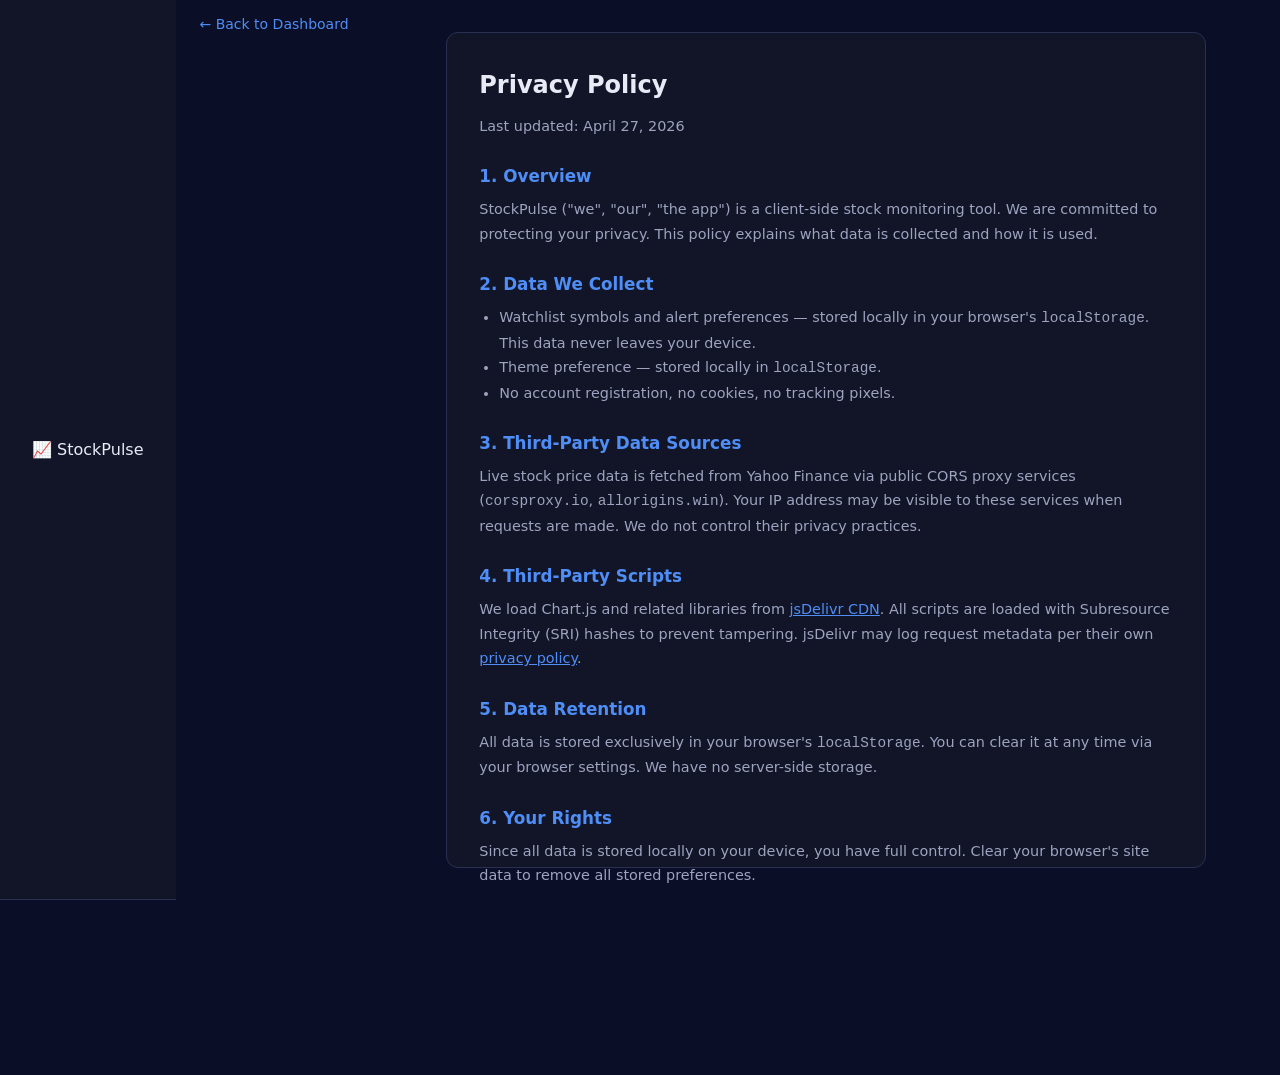
<file: privacy.html>
<!DOCTYPE html>
<html lang="en" data-theme="dark">
<head>
  <meta charset="UTF-8" />
  <meta name="viewport" content="width=device-width, initial-scale=1.0" />
  <title>Privacy Policy – StockPulse</title>
  <link rel="stylesheet" href="styles.css" />
  <style>
    .privacy-content {
      max-width: 760px;
      margin: 2rem auto;
      padding: 2rem;
      background: var(--bg2);
      border: 1px solid var(--border);
      border-radius: var(--radius);
      line-height: 1.7;
      color: var(--text);
    }
    .privacy-content h1 { font-size: 1.5rem; margin-bottom: 0.5rem; }
    .privacy-content h2 { font-size: 1.05rem; margin: 1.5rem 0 0.4rem; color: var(--accent); }
    .privacy-content p, .privacy-content li { font-size: 0.9rem; color: var(--text2); }
    .privacy-content ul { padding-left: 1.25rem; }
    .privacy-content a { color: var(--accent); }
    .back-link { display: inline-block; margin: 1rem 1.5rem; color: var(--accent); font-size: 0.875rem; text-decoration: none; }
    .back-link:hover { text-decoration: underline; }
  </style>
</head>
<body>
  <header class="header">
    <div class="header-left">
      <span class="logo">📈 StockPulse</span>
    </div>
  </header>

  <a href="/" class="back-link">← Back to Dashboard</a>

  <div class="privacy-content">
    <h1>Privacy Policy</h1>
    <p>Last updated: April 27, 2026</p>

    <h2>1. Overview</h2>
    <p>StockPulse ("we", "our", "the app") is a client-side stock monitoring tool. We are committed to protecting your privacy. This policy explains what data is collected and how it is used.</p>

    <h2>2. Data We Collect</h2>
    <ul>
      <li>Watchlist symbols and alert preferences — stored locally in your browser's <code>localStorage</code>. This data never leaves your device.</li>
      <li>Theme preference — stored locally in <code>localStorage</code>.</li>
      <li>No account registration, no cookies, no tracking pixels.</li>
    </ul>

    <h2>3. Third-Party Data Sources</h2>
    <p>Live stock price data is fetched from Yahoo Finance via public CORS proxy services (<code>corsproxy.io</code>, <code>allorigins.win</code>). Your IP address may be visible to these services when requests are made. We do not control their privacy practices.</p>

    <h2>4. Third-Party Scripts</h2>
    <p>We load Chart.js and related libraries from <a href="https://www.jsdelivr.com" target="_blank" rel="noopener noreferrer">jsDelivr CDN</a>. All scripts are loaded with Subresource Integrity (SRI) hashes to prevent tampering. jsDelivr may log request metadata per their own <a href="https://www.jsdelivr.com/privacy-policy-jsdelivr-net" target="_blank" rel="noopener noreferrer">privacy policy</a>.</p>

    <h2>5. Data Retention</h2>
    <p>All data is stored exclusively in your browser's <code>localStorage</code>. You can clear it at any time via your browser settings. We have no server-side storage.</p>

    <h2>6. Your Rights</h2>
    <p>Since all data is stored locally on your device, you have full control. Clear your browser's site data to remove all stored preferences.</p>

    <h2>7. Changes to This Policy</h2>
    <p>We may update this policy. The "last updated" date at the top will reflect any changes.</p>

    <h2>8. Contact</h2>
    <p>This is an open-source demonstration project. For questions, open an issue on the project repository.</p>
  </div>

  <footer class="site-footer">
    <span>© 2026 StockPulse. Data is for informational purposes only — not financial advice.</span>
    <a href="/privacy.html">Privacy Policy</a>
  </footer>
</body>
</html>
</file>
<file: styles.css>
/* ===== CSS Variables ===== */
:root {
  --bg: #0a0e27;
  --bg2: #111527;
  --bg3: #1a1f3a;
  --border: #2a3050;
  --text: #e8eaf6;
  --text2: #9ea3c0;
  --accent: #4f8ef7;
  --accent-light: #6ba3ff;
  --green: #26c281;
  --red: #e74c3c;
  --yellow: #f39c12;
  --shadow: 0 4px 24px rgba(0,0,0,0.4);
  --radius: 12px;
  --radius-sm: 8px;
  --sidebar-width: 200px;
}

[data-theme="light"] {
  --bg: #f0f2f8;
  --bg2: #ffffff;
  --bg3: #e8eaf6;
  --border: #d0d4e8;
  --text: #1a1d27;
  --text2: #5a5f7a;
  --shadow: 0 4px 24px rgba(0,0,0,0.1);
}

/* ===== Reset ===== */
*, *::before, *::after { box-sizing: border-box; margin: 0; padding: 0; }

html, body {
  width: 100%;
  height: 100%;
  overflow: hidden;
}

body {
  font-family: 'Segoe UI', system-ui, sans-serif;
  background: var(--bg);
  color: var(--text);
  transition: background 0.3s, color 0.3s;
  display: flex;
}

/* ===== Sidebar ===== */
.sidebar {
  width: var(--sidebar-width);
  background: var(--bg2);
  border-right: 1px solid var(--border);
  display: flex;
  flex-direction: column;
  position: fixed;
  left: 0;
  top: 0;
  height: 100vh;
  z-index: 200;
  overflow-y: auto;
}

.sidebar-header {
  padding: 1.5rem 1rem;
  border-bottom: 1px solid var(--border);
  flex-shrink: 0;
}

.sidebar-logo {
  display: flex;
  align-items: center;
  gap: 0.75rem;
  cursor: pointer;
}

.logo-icon {
  font-size: 1.5rem;
}

.logo-text {
  display: flex;
  flex-direction: column;
  gap: 2px;
}

.logo-main {
  font-size: 0.95rem;
  font-weight: 700;
  color: var(--text);
}

.logo-sub {
  font-size: 0.65rem;
  color: var(--text2);
  font-weight: 500;
}

.sidebar-menu {
  flex: 1;
  padding: 1rem 0;
  overflow-y: auto;
  display: flex;
  flex-direction: column;
  gap: 0.25rem;
}

.menu-item {
  background: none;
  border: none;
  color: var(--text2);
  padding: 0.85rem 1rem;
  cursor: pointer;
  display: flex;
  align-items: center;
  gap: 0.75rem;
  font-size: 0.875rem;
  font-weight: 500;
  transition: all 0.2s;
  text-align: left;
  margin: 0 0.5rem;
  border-radius: var(--radius-sm);
}

.menu-item:hover {
  background: var(--bg3);
  color: var(--text);
}

.menu-item.active {
  background: rgba(79, 142, 247, 0.15);
  color: var(--accent);
  border-left: 3px solid var(--accent);
  padding-left: calc(1rem - 3px);
}

.menu-icon {
  font-size: 1.1rem;
  min-width: 1.5rem;
}

.menu-label {
  flex: 1;
}

.sidebar-footer {
  padding: 1rem;
  border-top: 1px solid var(--border);
  flex-shrink: 0;
}

.user-info {
  display: flex;
  align-items: center;
  gap: 0.75rem;
  padding: 0.75rem;
  background: var(--bg3);
  border-radius: var(--radius-sm);
  margin-bottom: 0.75rem;
}

.user-avatar {
  width: 32px;
  height: 32px;
  border-radius: 50%;
  background: var(--accent);
  color: #fff;
  display: flex;
  align-items: center;
  justify-content: center;
  font-weight: 700;
  font-size: 0.875rem;
  flex-shrink: 0;
}

.user-details {
  flex: 1;
}

.user-name {
  font-size: 0.875rem;
  font-weight: 600;
  color: var(--text);
}

.user-status {
  font-size: 0.7rem;
  color: var(--text2);
}

.user-badges {
  display: flex;
  gap: 0.5rem;
  justify-content: center;
}

.badge-item {
  font-size: 1rem;
  cursor: pointer;
  transition: transform 0.2s;
}

.badge-item:hover {
  transform: scale(1.1);
}

/* ===== Main Wrapper ===== */
.main-wrapper {
  flex: 1;
  margin-left: var(--sidebar-width);
  display: flex;
  flex-direction: column;
  height: 100vh;
  width: calc(100% - var(--sidebar-width));
  overflow: hidden;
}

/* ===== Header ===== */
.header {
  display: flex;
  align-items: center;
  justify-content: space-between;
  padding: 1.25rem 2rem;
  background: var(--bg2);
  border-bottom: 1px solid var(--border);
  z-index: 100;
  gap: 1.5rem;
  flex-shrink: 0;
}

.header-left {
  flex: 0 1 auto;
}

.page-title {
  font-size: 1.75rem;
  font-weight: 700;
  color: var(--text);
  margin-bottom: 0.25rem;
}

.page-subtitle {
  font-size: 0.875rem;
  color: var(--text2);
}

.header-right {
  display: flex;
  align-items: center;
  gap: 1rem;
  flex-wrap: nowrap;
  flex-shrink: 0;
}

/* ===== Search ===== */
.search-wrapper {
  position: relative;
  flex: 0 1 300px;
}

.search-wrapper input {
  width: 100%;
  background: var(--bg3);
  border: 1px solid var(--border);
  color: var(--text);
  padding: 0.55rem 1rem;
  border-radius: var(--radius-sm);
  font-size: 0.875rem;
  outline: none;
  transition: border-color 0.2s;
}

.search-wrapper input:focus {
  border-color: var(--accent);
}

.search-dropdown {
  position: absolute;
  top: calc(100% + 8px);
  left: 0;
  right: 0;
  background: var(--bg2);
  border: 1px solid var(--border);
  border-radius: var(--radius-sm);
  box-shadow: var(--shadow);
  z-index: 300;
  max-height: 250px;
  overflow-y: auto;
  display: none;
}

.search-dropdown.open {
  display: block;
}

.search-item {
  padding: 0.65rem 1rem;
  cursor: pointer;
  display: flex;
  justify-content: space-between;
  align-items: center;
  transition: background 0.15s;
  font-size: 0.875rem;
}

.search-item:hover {
  background: var(--bg3);
}

.search-item .sym {
  font-weight: 700;
  color: var(--accent);
}

.search-item .name {
  color: var(--text2);
  font-size: 0.8rem;
}

.refresh-badge {
  font-size: 0.75rem;
  font-weight: 600;
  color: var(--green);
  background: rgba(38, 194, 129, 0.12);
  padding: 4px 10px;
  border-radius: 20px;
  white-space: nowrap;
  flex-shrink: 0;
}

/* ===== Buttons ===== */
.btn-icon {
  background: var(--bg3);
  border: 1px solid var(--border);
  color: var(--text);
  padding: 0.5rem 0.85rem;
  border-radius: var(--radius-sm);
  cursor: pointer;
  font-size: 1rem;
  transition: background 0.2s, border-color 0.2s;
  display: flex;
  align-items: center;
  justify-content: center;
  flex-shrink: 0;
}

.btn-icon:hover {
  background: var(--border);
  border-color: var(--accent);
}

.btn-primary {
  background: var(--accent);
  color: #fff;
  border: none;
  padding: 0.55rem 1.2rem;
  border-radius: var(--radius-sm);
  cursor: pointer;
  font-size: 0.875rem;
  font-weight: 600;
  transition: opacity 0.2s;
}

.btn-primary:hover {
  opacity: 0.85;
}

.btn-sm {
  background: var(--accent);
  color: #fff;
  border: none;
  padding: 0.35rem 0.85rem;
  border-radius: var(--radius-sm);
  cursor: pointer;
  font-size: 0.8rem;
  font-weight: 600;
}

.btn-ghost {
  background: transparent;
  border: 1px solid var(--border);
  color: var(--text2);
  padding: 0.45rem 0.85rem;
  border-radius: var(--radius-sm);
  cursor: pointer;
  font-size: 0.875rem;
}

.badge {
  background: var(--red);
  color: #fff;
  border-radius: 50%;
  font-size: 0.65rem;
  padding: 1px 5px;
  margin-left: 2px;
  display: none;
}

.badge.visible {
  display: inline;
}

/* ===== Main Content ===== */
.main-content {
  flex: 1;
  display: grid;
  grid-template-columns: 280px 1fr;
  gap: 1.5rem;
  padding: 1.5rem 2rem;
  overflow: hidden;
  min-height: 0;
  min-width: 0;
}

/* ===== Watchlist Panel ===== */
.watchlist-panel {
  background: var(--bg2);
  border: 1px solid var(--border);
  border-radius: var(--radius);
  display: flex;
  flex-direction: column;
  overflow: hidden;
  min-height: 0;
  min-width: 0;
}

.panel-header {
  display: flex;
  align-items: center;
  justify-content: space-between;
  padding: 1rem 1.25rem;
  border-bottom: 1px solid var(--border);
  flex-shrink: 0;
}

.panel-header h2 {
  font-size: 1rem;
  font-weight: 600;
}

.count {
  color: var(--text2);
  font-size: 0.8rem;
  font-weight: 400;
  margin-left: 6px;
}

.add-symbol-form {
  display: flex;
  gap: 0.5rem;
  padding: 0.85rem 1.25rem;
  border-bottom: 1px solid var(--border);
  flex-wrap: wrap;
  flex-shrink: 0;
}

.add-symbol-form input {
  flex: 1;
  min-width: 80px;
  background: var(--bg3);
  border: 1px solid var(--border);
  color: var(--text);
  padding: 0.5rem 0.85rem;
  border-radius: var(--radius-sm);
  font-size: 0.875rem;
  outline: none;
  text-transform: uppercase;
}

.add-symbol-form input:focus {
  border-color: var(--accent);
}

.hidden {
  display: none !important;
}

.watchlist {
  overflow-y: auto;
  flex: 1;
  min-height: 0;
}

.empty-state {
  text-align: center;
  color: var(--text2);
  padding: 2.5rem 1.25rem;
  font-size: 0.875rem;
  line-height: 1.6;
}

/* ===== Stock Card ===== */
.stock-card {
  display: grid;
  grid-template-columns: 1fr auto;
  grid-template-rows: auto auto;
  gap: 0.15rem 0.5rem;
  padding: 0.85rem 1.25rem;
  border-bottom: 1px solid var(--border);
  cursor: pointer;
  transition: background 0.15s;
  position: relative;
}

.stock-card:hover {
  background: var(--bg3);
}

.stock-card.active {
  background: rgba(79, 142, 247, 0.1);
  border-left: 3px solid var(--accent);
}

.stock-card.loading {
  opacity: 0.6;
}

.stock-symbol {
  font-weight: 700;
  font-size: 0.95rem;
  color: var(--text);
}

.stock-name {
  font-size: 0.75rem;
  color: var(--text2);
  white-space: nowrap;
  overflow: hidden;
  text-overflow: ellipsis;
}

.stock-price {
  font-weight: 700;
  font-size: 1rem;
  text-align: right;
}

.stock-meta {
  display: flex;
  gap: 0.5rem;
  align-items: center;
  font-size: 0.75rem;
  color: var(--text2);
}

.stock-change {
  font-size: 0.8rem;
  font-weight: 600;
  text-align: right;
  display: flex;
  align-items: center;
  gap: 2px;
}

.up {
  color: var(--green);
}

.down {
  color: var(--red);
}

.neutral {
  color: var(--text2);
}

.trend-bar {
  height: 3px;
  border-radius: 2px;
  margin-top: 4px;
  grid-column: 1 / -1;
  background: var(--bg3);
  overflow: hidden;
}

.trend-fill {
  height: 100%;
  border-radius: 2px;
  transition: width 0.5s ease;
}

.remove-btn {
  position: absolute;
  top: 6px;
  right: 6px;
  background: none;
  border: none;
  color: var(--text2);
  cursor: pointer;
  font-size: 0.75rem;
  opacity: 0;
  transition: opacity 0.15s;
  padding: 2px 4px;
  border-radius: 4px;
}

.stock-card:hover .remove-btn {
  opacity: 1;
}

.remove-btn:hover {
  background: var(--red);
  color: #fff;
}

/* ===== Chart Panel ===== */
.chart-panel {
  background: var(--bg2);
  border: 1px solid var(--border);
  border-radius: var(--radius);
  display: flex;
  flex-direction: column;
  overflow: hidden;
  min-height: 0;
  min-width: 0;
}

.chart-header {
  display: flex;
  align-items: center;
  justify-content: space-between;
  padding: 1rem 1.5rem;
  border-bottom: 1px solid var(--border);
  flex-wrap: wrap;
  gap: 1rem;
  flex-shrink: 0;
}

.chart-title-group h2 {
  font-size: 1.25rem;
  font-weight: 700;
}

.chart-subtitle {
  font-size: 0.85rem;
  color: var(--text2);
  margin-left: 0.5rem;
}

.chart-controls {
  display: flex;
  gap: 1rem;
  flex-wrap: wrap;
  align-items: center;
}

.chart-type-btns,
.range-btns {
  display: flex;
  background: var(--bg3);
  border-radius: var(--radius-sm);
  overflow: hidden;
  border: 1px solid var(--border);
}

.chart-btn,
.range-btn {
  background: none;
  border: none;
  color: var(--text2);
  padding: 0.4rem 0.85rem;
  cursor: pointer;
  font-size: 0.8rem;
  font-weight: 500;
  transition: background 0.15s, color 0.15s;
}

.chart-btn.active,
.range-btn.active {
  background: var(--accent);
  color: #fff;
}

.chart-container {
  flex: 1;
  position: relative;
  padding: 1.5rem;
  min-height: 350px;
  overflow: hidden;
  min-width: 0;
}

.chart-placeholder {
  position: absolute;
  inset: 0;
  display: flex;
  flex-direction: column;
  align-items: center;
  justify-content: center;
  color: var(--text2);
  gap: 0.75rem;
  font-size: 0.95rem;
}

.chart-placeholder span {
  font-size: 3.5rem;
}

.chart-placeholder.hidden {
  display: none;
}

/* ===== Alerts Panel ===== */
.alerts-panel {
  position: fixed;
  top: 0;
  right: 0;
  width: 320px;
  height: 100vh;
  background: var(--bg2);
  border-left: 1px solid var(--border);
  z-index: 90;
  display: flex;
  flex-direction: column;
  transform: translateX(100%);
  transition: transform 0.3s ease;
  box-shadow: var(--shadow);
}

.alerts-panel.open {
  transform: translateX(0);
}

.close-btn {
  background: none;
  border: none;
  color: var(--text2);
  cursor: pointer;
  font-size: 1.2rem;
  padding: 0.5rem;
}

.alert-form {
  padding: 1.25rem;
  display: flex;
  flex-direction: column;
  gap: 0.65rem;
  border-bottom: 1px solid var(--border);
}

.alert-form select,
.alert-form input {
  background: var(--bg3);
  border: 1px solid var(--border);
  color: var(--text);
  padding: 0.55rem 0.85rem;
  border-radius: var(--radius-sm);
  font-size: 0.875rem;
  outline: none;
  width: 100%;
}

.alert-form select:focus,
.alert-form input:focus {
  border-color: var(--accent);
}

.alerts-list {
  flex: 1;
  overflow-y: auto;
  padding: 0.75rem;
}

.alert-item {
  display: flex;
  align-items: center;
  justify-content: space-between;
  padding: 0.75rem 0.85rem;
  background: var(--bg3);
  border-radius: var(--radius-sm);
  margin-bottom: 0.65rem;
  font-size: 0.85rem;
  border-left: 3px solid var(--accent);
}

.alert-item.triggered {
  border-left-color: var(--green);
  opacity: 0.6;
}

.alert-info {
  display: flex;
  flex-direction: column;
  gap: 2px;
}

.alert-sym {
  font-weight: 700;
}

.alert-cond {
  color: var(--text2);
  font-size: 0.78rem;
}

.alert-del {
  background: none;
  border: none;
  color: var(--text2);
  cursor: pointer;
  font-size: 0.8rem;
  padding: 2px 6px;
  border-radius: 4px;
}

.alert-del:hover {
  background: var(--red);
  color: #fff;
}

/* ===== Toast ===== */
.toast-container {
  position: fixed;
  bottom: 1.5rem;
  right: 1.5rem;
  z-index: 999;
  display: flex;
  flex-direction: column;
  gap: 0.75rem;
}

.toast {
  background: var(--bg2);
  border: 1px solid var(--border);
  border-radius: var(--radius-sm);
  padding: 0.85rem 1.25rem;
  font-size: 0.875rem;
  box-shadow: var(--shadow);
  animation: slideIn 0.3s ease;
  max-width: 350px;
  display: flex;
  align-items: center;
  gap: 0.75rem;
}

.toast.success {
  border-left: 3px solid var(--green);
}

.toast.error {
  border-left: 3px solid var(--red);
}

.toast.warning {
  border-left: 3px solid var(--yellow);
}

.toast.info {
  border-left: 3px solid var(--accent);
}

@keyframes slideIn {
  from {
    transform: translateX(100%);
    opacity: 0;
  }
  to {
    transform: translateX(0);
    opacity: 1;
  }
}

@keyframes slideOut {
  from {
    transform: translateX(0);
    opacity: 1;
  }
  to {
    transform: translateX(100%);
    opacity: 0;
  }
}

.toast.removing {
  animation: slideOut 0.3s ease forwards;
}

/* ===== Scrollbar ===== */
::-webkit-scrollbar {
  width: 6px;
  height: 6px;
}

::-webkit-scrollbar-track {
  background: transparent;
}

::-webkit-scrollbar-thumb {
  background: var(--border);
  border-radius: 3px;
}

::-webkit-scrollbar-thumb:hover {
  background: var(--text2);
}

/* ===== Live price flash animations ===== */
@keyframes flashUp {
  0% {
    background: rgba(38, 194, 129, 0.45);
    color: #fff;
  }
  100% {
    background: transparent;
  }
}

@keyframes flashDown {
  0% {
    background: rgba(231, 76, 60, 0.45);
    color: #fff;
  }
  100% {
    background: transparent;
  }
}

.flash-up {
  animation: flashUp 0.8s ease-out forwards;
  border-radius: 4px;
  padding: 0 4px;
}

.flash-down {
  animation: flashDown 0.8s ease-out forwards;
  border-radius: 4px;
  padding: 0 4px;
}

/* ===== Growth Badge ===== */
.growth-badge {
  display: inline-flex;
  align-items: center;
  font-size: 0.78rem;
  font-weight: 700;
  padding: 3px 10px;
  border-radius: 12px;
  margin-left: 8px;
  vertical-align: middle;
}

.growth-badge.up {
  background: rgba(38, 194, 129, 0.15);
  color: #26c281;
  border: 1px solid rgba(38, 194, 129, 0.3);
}

.growth-badge.down {
  background: rgba(231, 76, 60, 0.15);
  color: #e74c3c;
  border: 1px solid rgba(231, 76, 60, 0.3);
}

/* ===== Best Pick Panel ===== */
.best-pick {
  margin: 0.75rem 1.25rem;
  background: var(--bg3);
  border: 1px solid var(--border);
  border-radius: var(--radius-sm);
  overflow: hidden;
  flex-shrink: 0;
}

.best-pick-header {
  display: flex;
  align-items: center;
  justify-content: space-between;
  padding: 0.65rem 1rem;
  background: rgba(79, 142, 247, 0.08);
  border-bottom: 1px solid var(--border);
}

.best-pick-label {
  font-size: 0.8rem;
  font-weight: 700;
  color: var(--accent);
  white-space: nowrap;
}

.best-pick-reason {
  font-size: 0.75rem;
  font-weight: 700;
  letter-spacing: 0.03em;
  color: var(--text2);
}

.bp-main {
  display: flex;
  justify-content: space-between;
  align-items: center;
  padding: 0.75rem 1rem;
  transition: background 0.15s;
}

.bp-main:hover {
  background: rgba(255, 255, 255, 0.04);
}

.bp-left {
  display: flex;
  flex-direction: column;
  gap: 2px;
}

.bp-symbol {
  font-size: 1rem;
  font-weight: 700;
  color: var(--text);
}

.bp-name {
  font-size: 0.72rem;
  color: var(--text2);
}

.bp-stars {
  font-size: 0.75rem;
  letter-spacing: 1px;
}

.bp-right {
  display: flex;
  flex-direction: column;
  align-items: flex-end;
  gap: 3px;
}

.bp-price {
  font-size: 0.95rem;
  font-weight: 700;
  color: var(--text);
}

.bp-change {
  font-size: 0.78rem;
  font-weight: 600;
}

.bp-score {
  font-size: 0.7rem;
  font-weight: 700;
  padding: 2px 7px;
  border-radius: 10px;
  background: var(--bg);
}

.bp-reasons {
  display: flex;
  flex-wrap: wrap;
  gap: 4px;
  padding: 0 1rem 0.65rem;
}

.bp-tag {
  font-size: 0.68rem;
  background: rgba(79, 142, 247, 0.12);
  color: var(--accent);
  padding: 2px 7px;
  border-radius: 10px;
  border: 1px solid rgba(79, 142, 247, 0.2);
}

.bp-ranking {
  border-top: 1px solid var(--border);
  padding: 0.5rem 0;
}

.bp-rank-row {
  display: grid;
  grid-template-columns: 20px 44px 1fr auto 60px;
  align-items: center;
  gap: 6px;
  padding: 0.4rem 1rem;
  transition: background 0.15s;
}

.bp-rank-row:hover {
  background: rgba(255, 255, 255, 0.04);
}

.bp-rank-top {
  background: rgba(79, 142, 247, 0.06);
}

.bp-rank-pos {
  font-size: 0.7rem;
  color: var(--text2);
  font-weight: 600;
}

.bp-rank-sym {
  font-size: 0.8rem;
  font-weight: 700;
  color: var(--text);
}

.bp-rank-label {
  font-size: 0.7rem;
  font-weight: 600;
}

.bp-rank-chg {
  font-size: 0.72rem;
  font-weight: 600;
  text-align: right;
}

.bp-rank-bar {
  height: 4px;
  background: var(--border);
  border-radius: 2px;
  overflow: hidden;
}

.bp-disclaimer {
  font-size: 0.65rem;
  color: var(--text2);
  padding: 0.5rem 1rem;
  border-top: 1px solid var(--border);
  margin: 0;
}

/* ===== Investment Ideas Panel ===== */
.ideas-panel {
  position: fixed;
  top: 0;
  right: 0;
  width: min(680px, 100vw);
  height: 100vh;
  background: var(--bg2);
  border-left: 1px solid var(--border);
  z-index: 95;
  display: flex;
  flex-direction: column;
  transform: translateX(100%);
  transition: transform 0.3s ease;
  box-shadow: var(--shadow);
}

.ideas-panel.open {
  transform: translateX(0);
}

.ideas-body {
  flex: 1;
  overflow-y: auto;
  padding: 1.25rem;
}

.ideas-loading {
  display: flex;
  flex-direction: column;
  align-items: center;
  justify-content: center;
  gap: 1.25rem;
  padding: 3rem 1.25rem;
  color: var(--text2);
  font-size: 0.875rem;
}

.ideas-spinner {
  width: 40px;
  height: 40px;
  border: 3px solid var(--border);
  border-top-color: var(--accent);
  border-radius: 50%;
  animation: spin 0.8s linear infinite;
}

@keyframes spin {
  to {
    transform: rotate(360deg);
  }
}

.ideas-tabs {
  display: flex;
  gap: 0;
  padding: 0;
  border-bottom: 1px solid var(--border);
}

.ideas-tab {
  flex: 1;
  background: none;
  border: none;
  color: var(--text2);
  padding: 0.85rem 1rem;
  cursor: pointer;
  font-size: 0.875rem;
  font-weight: 600;
  transition: all 0.2s;
  border-bottom: 2px solid transparent;
}

.ideas-tab:hover {
  color: var(--text);
}

.ideas-tab.active {
  color: var(--accent);
  border-bottom-color: var(--accent);
}

.ideas-tab-content {
  display: block;
}

.ideas-tab-content.hidden {
  display: none;
}

.scanner-controls {
  display: flex;
  flex-direction: column;
  gap: 1rem;
  padding: 1.25rem;
  border-bottom: 1px solid var(--border);
}

.scanner-mkt-toggle {
  display: flex;
  gap: 0.5rem;
  background: var(--bg3);
  border: 1px solid var(--border);
  border-radius: var(--radius-sm);
  padding: 4px;
}

.mkt-btn {
  flex: 1;
  padding: 0.5rem 0.85rem;
  border: none;
  border-radius: 6px;
  font-size: 0.82rem;
  font-weight: 600;
  cursor: pointer;
  background: transparent;
  color: var(--text2);
  transition: all 0.2s;
}

.mkt-btn.active {
  background: var(--accent);
  color: #fff;
}

.mkt-btn:not(.active):hover {
  background: var(--border);
  color: var(--text);
}

.scanner-empty {
  text-align: center;
  padding: 2.5rem 1.25rem;
  color: var(--text2);
}

.scanner-empty span {
  font-size: 2.5rem;
  display: block;
  margin-bottom: 0.75rem;
}

/* ===== 5-Year Forecast Panel ===== */
.forecast-panel {
  position: fixed;
  top: 0;
  right: 0;
  width: min(780px, 100vw);
  height: 100vh;
  background: var(--bg2);
  border-left: 1px solid var(--border);
  z-index: 96;
  display: flex;
  flex-direction: column;
  transform: translateX(100%);
  transition: transform 0.3s ease;
  box-shadow: var(--shadow);
}

.forecast-panel.open {
  transform: translateX(0);
}

.fc-search-bar {
  display: flex;
  gap: 0.75rem;
  padding: 1.25rem;
  border-bottom: 1px solid var(--border);
  flex-shrink: 0;
}

.fc-search-bar input {
  flex: 1;
  background: var(--bg3);
  border: 1px solid var(--border);
  color: var(--text);
  padding: 0.55rem 1rem;
  border-radius: var(--radius-sm);
  font-size: 0.875rem;
  outline: none;
}

.fc-search-bar input:focus {
  border-color: var(--accent);
}

.fc-quick-btns {
  display: flex;
  gap: 0.5rem;
  align-items: center;
  flex-wrap: wrap;
  padding: 0.75rem 1.25rem;
  border-bottom: 1px solid var(--border);
  flex-shrink: 0;
}

.fc-quick {
  background: var(--bg3);
  border: 1px solid var(--border);
  color: var(--text2);
  padding: 0.35rem 0.75rem;
  border-radius: var(--radius-sm);
  cursor: pointer;
  font-size: 0.8rem;
  font-weight: 600;
  transition: all 0.2s;
}

.fc-quick:hover {
  border-color: var(--accent);
  color: var(--accent);
}

.fc-content {
  flex: 1;
  overflow-y: auto;
  padding: 1.25rem;
}

.fc-empty {
  text-align: center;
  padding: 2rem;
  color: var(--text2);
}

.fc-empty span {
  font-size: 3rem;
  display: block;
  margin-bottom: 1rem;
}

/* ===== Responsive ===== */
@media (max-width: 1200px) {
  .main-content {
    grid-template-columns: 1fr;
  }

  .watchlist-panel {
    max-height: 250px;
  }
}

@media (max-width: 900px) {
  --sidebar-width: 160px;

  .sidebar {
    width: 160px;
  }

  .main-wrapper {
    margin-left: 160px;
    width: calc(100% - 160px);
  }

  .logo-text {
    display: none;
  }

  .logo-icon {
    font-size: 1.25rem;
  }

  .menu-label {
    display: none;
  }

  .menu-item {
    justify-content: center;
    padding: 0.75rem 0.5rem;
  }

  .header {
    padding: 1rem 1.5rem;
    flex-direction: column;
    align-items: flex-start;
    gap: 0.75rem;
  }

  .header-right {
    width: 100%;
    justify-content: space-between;
  }

  .search-wrapper {
    flex: 1;
    min-width: 200px;
  }

  .main-content {
    padding: 1rem;
    gap: 1rem;
  }
}

@media (max-width: 600px) {
  --sidebar-width: 60px;

  .sidebar {
    width: 60px;
  }

  .main-wrapper {
    margin-left: 60px;
    width: calc(100% - 60px);
  }

  .sidebar-header {
    padding: 1rem 0;
    display: flex;
    justify-content: center;
  }

  .sidebar-logo {
    justify-content: center;
  }

  .sidebar-menu {
    padding: 0.5rem 0;
  }

  .menu-item {
    margin: 0.25rem;
  }

  .header {
    flex-wrap: wrap;
    padding: 0.75rem 1rem;
  }

  .page-title {
    font-size: 1.25rem;
  }

  .page-subtitle {
    font-size: 0.7rem;
  }

  .search-wrapper {
    min-width: 150px;
  }

  .main-content {
    grid-template-columns: 1fr;
    padding: 0.75rem;
  }

  .watchlist-panel,
  .chart-panel {
    max-height: 50vh;
  }

  .ideas-panel {
    width: 100vw;
  }

  .chart-placeholder span {
    font-size: 2rem;
  }
}

/* ===== Footer ===== */
.site-footer {
  display: none;
}
</file>
